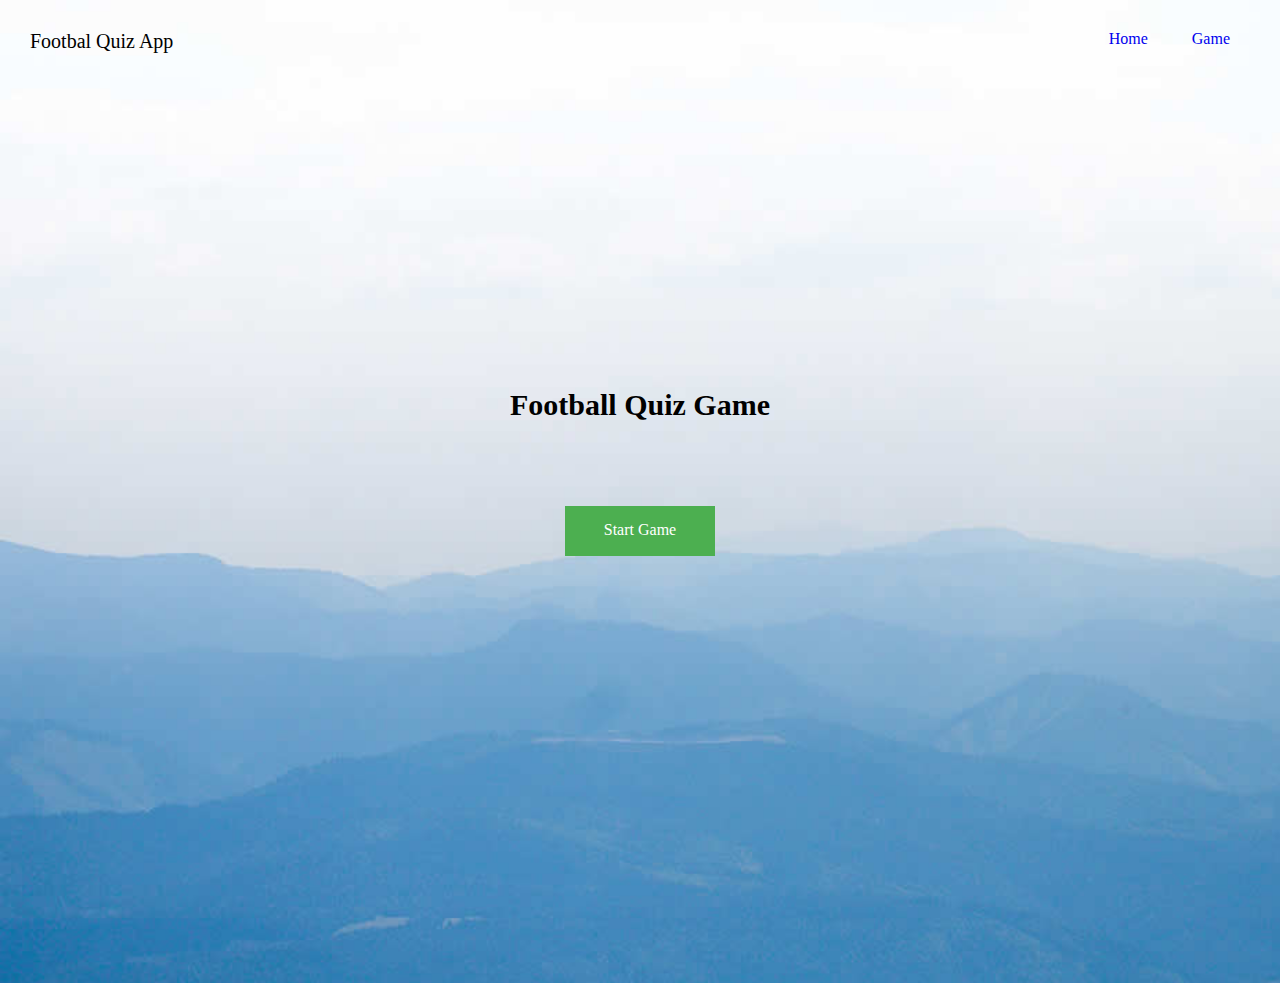
<file: index.html>
<!DOCTYPE html>
<html lang="en">
<head>
    <meta charset="UTF-8">
    <meta name="viewport" content="width=device-width, initial-scale=1.0">
    <title>Quiz App</title>
    <link rel="stylesheet" type="text/css" href="style.css">
</head>
<body>
    <div class="container">
        <nav>
            <div class="header-text">
                <p>Footbal Quiz App</p>
            </div>
            <div class="Game-link">
                <a href="index.html">Home</a>
                <a href="game.html">Game</a>
            </div>
        </nav>
        <div id="section">
            
            <main>
                <div class="header">
                    <h2>Football Quiz Game</h2>
                </div>
                <div class="body-game">
                <a href="game.html" id="start-btn">Start Game</a>
                </div>
            </main>
        </div>
    </div>
    <!-- <script src="script.js"></script> -->
</body>
</html>
</file>
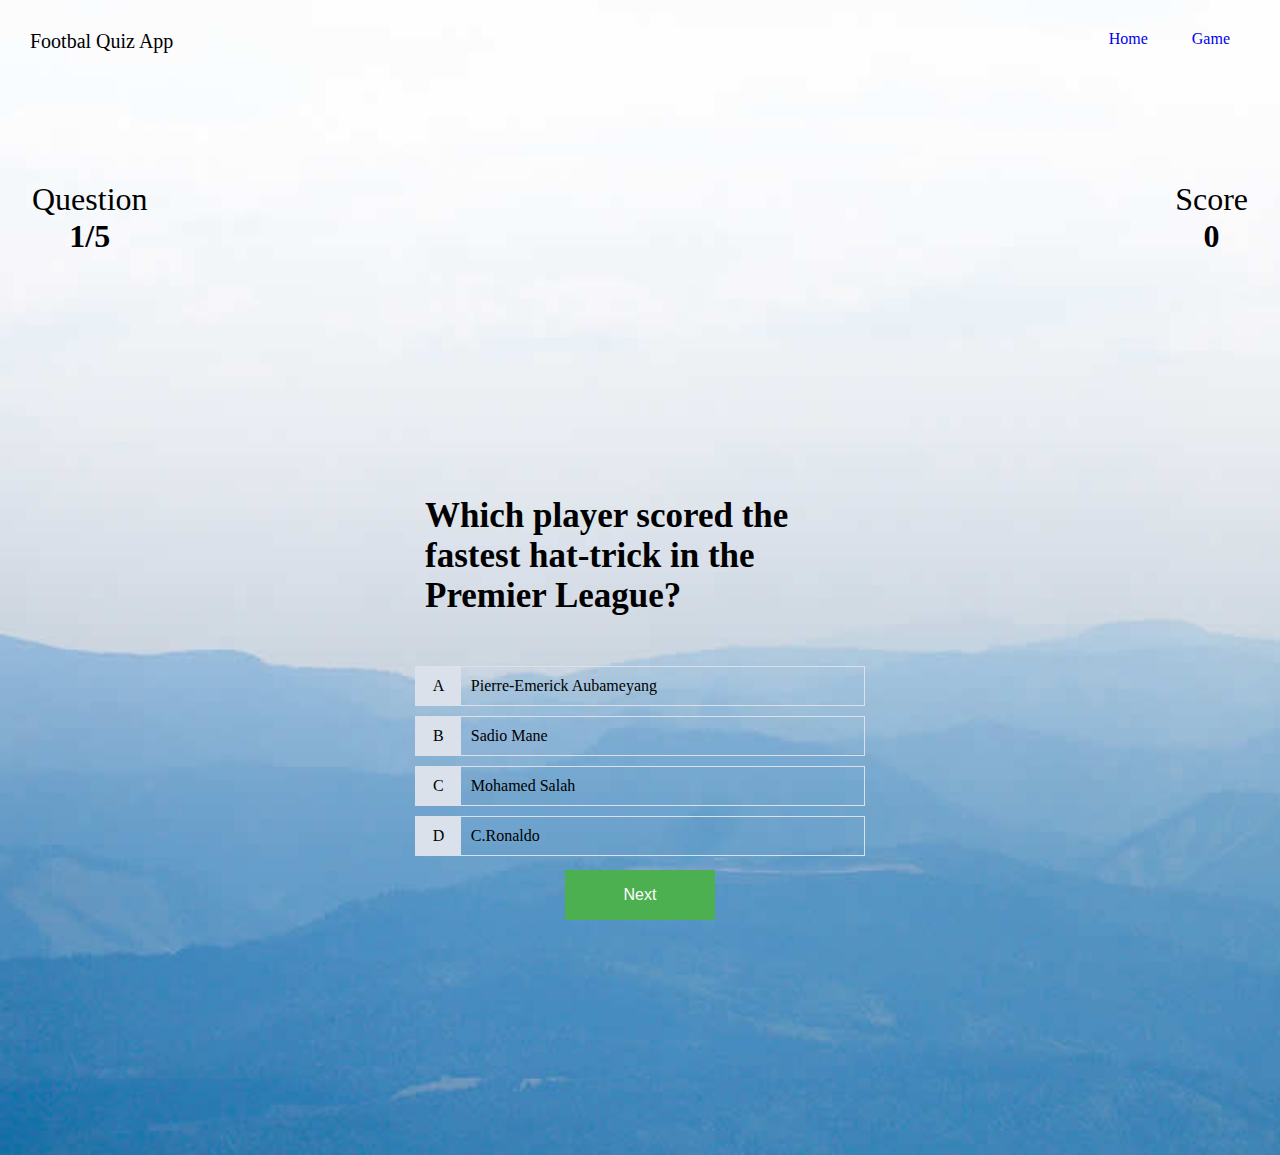
<file: game.html>
<!DOCTYPE html>
<html lang="en">
<head>
    <meta charset="UTF-8">
    <meta name="viewport" content="width=device-width, initial-scale=1.0">
    <title>Quiz App</title>
    <link rel="stylesheet" type="text/css" href="style.css">
</head>
<body>
 
    <div class="container">
        <nav>
                <div class="header-text">
                    <p>Footbal Quiz App</p>
                </div>
                <div class="Game-link">
                    <a href="index.html">Home</a>
                    <a href="game.html">Game</a>
                </div>
        </nav>
        <div id="headup-display">
            <div class="Question Counter">
            
                    <p class="prefix">
                        Question
                    </p>
                    <h1 class="main-num" id="questionCounter">
                       
                    </h1>
                
            </div>
            <div class="Score Counter">
                
                    <p class="prefix">
                    Score
                    </p>
                    <h1 class="main-num" id="score">
                        0
                    </h1>
            
            </div>
        </div>
        <div id="section">
            
            <div class="question">
                <h2 id="question">Question to be set here,pls jsut do normal abeg.Okay lets continue s</h2>
            </div>
            <div class="option-bar">

            
                <div class="option">
                    <p class="option-letter">A</p>
                    <p class="option-text" data-number="1">choice 1</p>
                </div>
                <div class="option">
                    <p class="option-letter">B</p>
                    <p class="option-text" data-number="2">choice 1</p>
                </div>
                <div class="option">
                    <p class="option-letter">C</p>
                    <p class="option-text" data-number="3">choice 1</p>
                </div>
                <div class="option">
                    <p class="option-letter">D</p>
                    <p class="option-text" data-number="4">choice 1</p>
                </div>
            </div>
            <div id="next-button">
               <button id="next-btn">Next</button>
            </div>
        </div>
    </div>
    <script src="script.js"></script>
</body>
</html>
</file>
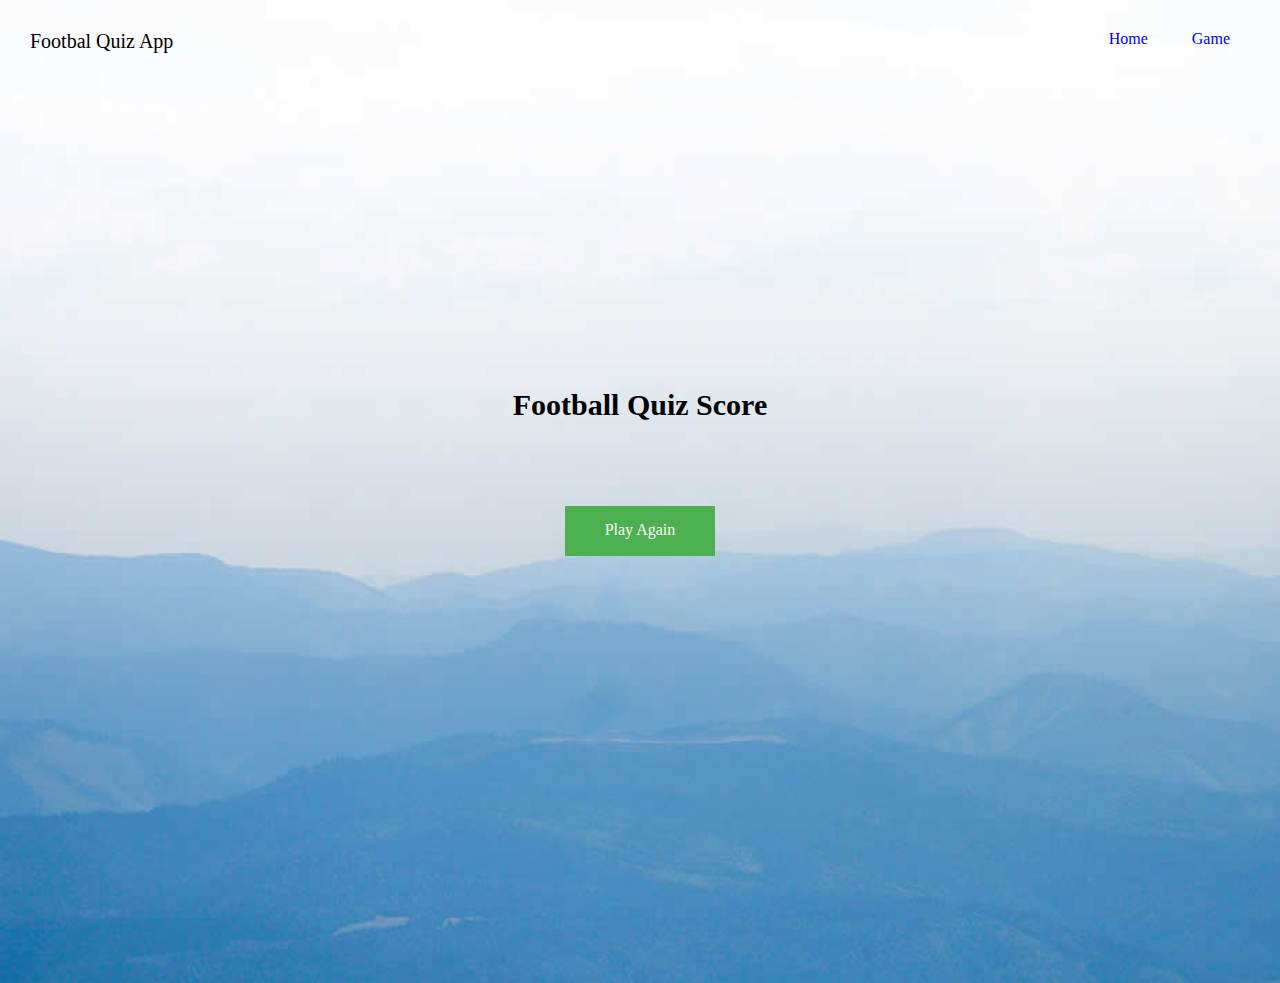
<file: gameend.html>
<!DOCTYPE html>
<html lang="en">
<head>
    <meta charset="UTF-8">
    <meta name="viewport" content="width=device-width, initial-scale=1.0">
    <title>Quiz App</title>
    <link rel="stylesheet" type="text/css" href="style.css">
</head>
<body>
    <div class="container">
        <nav>
            <div class="header-text">
                <p>Footbal Quiz App</p>
            </div>
            <div class="Game-link">
                <a href="index.html">Home</a>
                <a href="game.html">Game</a>
            </div>
        </nav>
        <div id="section">
            
            <main>
                <div class="header">
                    <h2>Football Quiz Score</h2>
                </div>
                <div class="body-score">
                <h1 id="gameScore">50</h1>
                </div>
                <div class="body-game">
                    <a href="game.html" id="start-btn">Play Again</a>
                </div>
            </main>
        </div>
    </div>
    <script src="gameend.js"></script>
</body>
</html>
</file>
<file: style.css>
*{
    margin: 0;
    padding: 0;
    box-sizing: border-box;
}
body{
   height: 100%;
   width: 100%;
   background-image: url(bg.jpg);
    background-size: cover;
    background-repeat: no-repeat; 
}

#section{    
    display: flex;
    flex-direction: column;
    justify-content: center;
    align-items: center;
    height: 100vh;    
}

main{
   
    border-radius: 5px;
    width: 22.97rem;
    height:21.87rem;
     display: flex; 
    flex-direction: column;
    justify-content: flex-start;
    align-items: center;
 }
 .header{  
   
     color: black;
     font-size: 20px;
     font-weight: bold; 
     margin:20px;
     padding: 10px; 
 }
 .body-game{
     margin-top: 50px;
 }
 .body-game  a{
     
    background-color: #4CAF50;
    height: 50px;
    width: 150px;
    color: white;
    padding: 15px 32px;
    text-align: center;
    text-decoration: none;
    display: block;
    font-size: 16px;
    margin: 4px 2px;
    text-decoration: none;
 }
    

                /* GAME STYLING */
#headup-display{
    display: flex;
   justify-content: space-between;
   margin:8rem  2rem 0  2rem;


}
.prefix{
    font-size: 2rem;
    text-align: center;
}
.main-num{
    text-align: center;
}
nav{
     display: flex; 
    justify-content: space-between;
    margin: 30px;
    
}
nav p{
    font-size: 20px;
}
nav a{
    text-decoration: none;
    margin: 20px;
} 
nav a:hover{
    color: #A7C5DD;
}

.question{
    width: 28.12rem;
    flex-wrap: wrap;  
    padding: 10px;
    


}
.question h2 {
    font-size: 35px;
}
.option-bar{
    margin-top: 30px;
}
/* .option:hover{
    box-shadow: 10px 10px 5px grey;
} */
.option{
    display: flex;
    width:  28.12rem;
    height: 40px;
    border: 1px solid #DAE1EA;
    margin: 10px 0;
    cursor: pointer;
}

.option-letter {
    background-color: #DAE1EA;
    display: flex;
    justify-content: center;
    align-items: center;
    flex: 0 0 10%;
    padding: 10px;
}
.option-text{
    flex: 1;
    /* background-color: #A7C5DD; */
    display: flex;   
    padding: 10px;
}
#next-button  button{
     
    background-color: #4CAF50;
    height: 50px;
    width: 150px;
    color: white;
    padding: 15px 32px;
    text-align: center;
    text-decoration: none;
    display: block;
    font-size: 16px;
    margin: 4px 2px;
    border: none;

   
 }
 #next-button button:hover{
    box-shadow: 10px 10px 5px grey;
 }

 /* // Correct Option */
 .correct{
     background-color: Green;
 }

  /* // InCorrect Option */
  .incorrect{
    background-color: Red;
}


/* /// GAME END SCORE */
body-score {
    font-weight: bold;
}

/* Mobile screen size */
@media only screen and (max-width:465px){
    #headup-display{
        display: flex;
        align-items: flex-end;
    }
    nav {
        display: flex;
        justify-content: space-between;
        align-items:baseline;
        margin: 10px 15px;

    }
    nav a{
        margin: 5px;
    }

  #section{
       margin: 10px;
   }
   .question{
       margin: 0 0 10px;
       width: 23rem;
   }
   .question h2{
       font-size: 25px;
       padding: 10px;

   }
   .option{
       font-size: 15px;
       margin: 0 0 10px;
       width: 23rem;
   }
   #next-button  button{
        height: 40px;
        width: 120px;
        padding: 5px;
        border: none;

   }

}

/* for very small screens */
@media only screen and (max-width:386px){
    .question{
        margin: 0 0 10px;
        width: 20rem;
    }
    .question h2{
        font-size: 25px;
        padding: 10px;
 
    }
    .option{
        font-size: 15px;
        margin: 0 0 10px;
        width: 20rem;
    }
}
</file>
